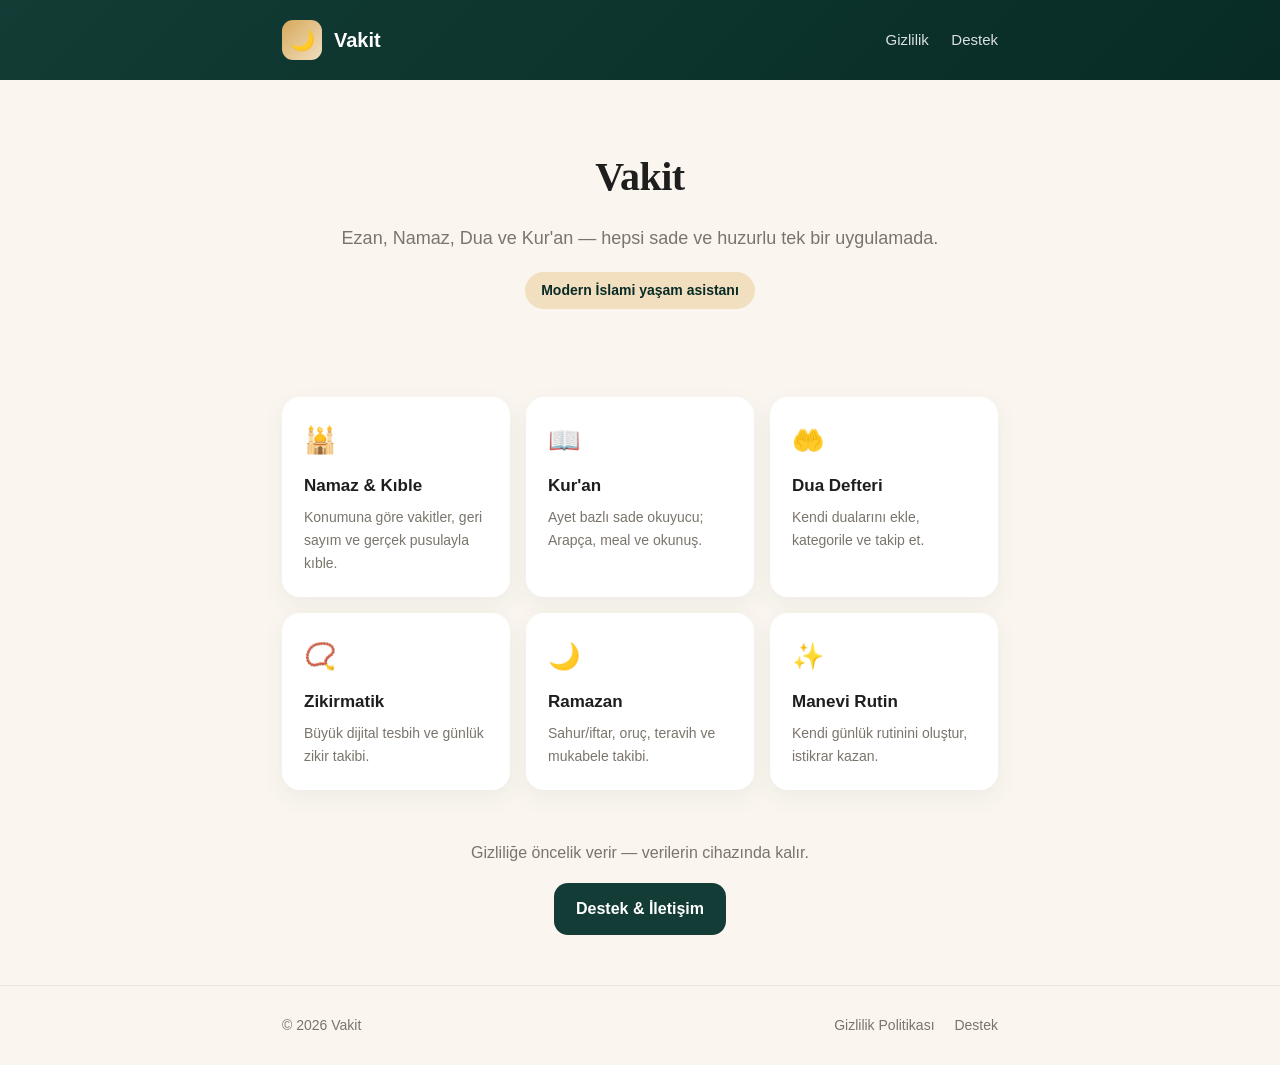
<file: index.html>
<!DOCTYPE html>
<html lang="tr">
<head>
<meta charset="UTF-8">
<meta name="viewport" content="width=device-width, initial-scale=1.0">
<title>Vakit — Ezan, Namaz, Dua ve Kur'an</title>
<meta name="description" content="Vakit; namaz vakitleri, kıble, Kur'an, dua defteri, zikirmatik ve Ramazan'ı sade ve huzurlu tek bir uygulamada birleştiren modern İslami yaşam asistanı.">
<link rel="stylesheet" href="style.css">
</head>
<body>
<header>
  <div class="wrap nav">
    <div class="brand"><span class="logo">🌙</span> Vakit</div>
    <nav>
      <a href="privacy.html">Gizlilik</a>
      <a href="support.html">Destek</a>
    </nav>
  </div>
</header>

<main class="wrap">
  <section class="hero">
    <h1>Vakit</h1>
    <p>Ezan, Namaz, Dua ve Kur'an — hepsi sade ve huzurlu tek bir uygulamada.</p>
    <span class="tag">Modern İslami yaşam asistanı</span>
  </section>

  <section class="features">
    <div class="feature"><div class="ic">🕌</div><h3>Namaz & Kıble</h3><p>Konumuna göre vakitler, geri sayım ve gerçek pusulayla kıble.</p></div>
    <div class="feature"><div class="ic">📖</div><h3>Kur'an</h3><p>Ayet bazlı sade okuyucu; Arapça, meal ve okunuş.</p></div>
    <div class="feature"><div class="ic">🤲</div><h3>Dua Defteri</h3><p>Kendi dualarını ekle, kategorile ve takip et.</p></div>
    <div class="feature"><div class="ic">📿</div><h3>Zikirmatik</h3><p>Büyük dijital tesbih ve günlük zikir takibi.</p></div>
    <div class="feature"><div class="ic">🌙</div><h3>Ramazan</h3><p>Sahur/iftar, oruç, teravih ve mukabele takibi.</p></div>
    <div class="feature"><div class="ic">✨</div><h3>Manevi Rutin</h3><p>Kendi günlük rutinini oluştur, istikrar kazan.</p></div>
  </section>

  <section style="text-align:center; padding: 10px 0 50px;">
    <p style="color:var(--muted); margin-bottom: 6px;">Gizliliğe öncelik verir — verilerin cihazında kalır.</p>
    <a class="btn" href="support.html">Destek & İletişim</a>
  </section>
</main>

<footer>
  <div class="wrap">
    <span>© 2026 Vakit</span>
    <span>
      <a href="privacy.html">Gizlilik Politikası</a>
      <a href="support.html">Destek</a>
    </span>
  </div>
</footer>
</body>
</html>
</file>
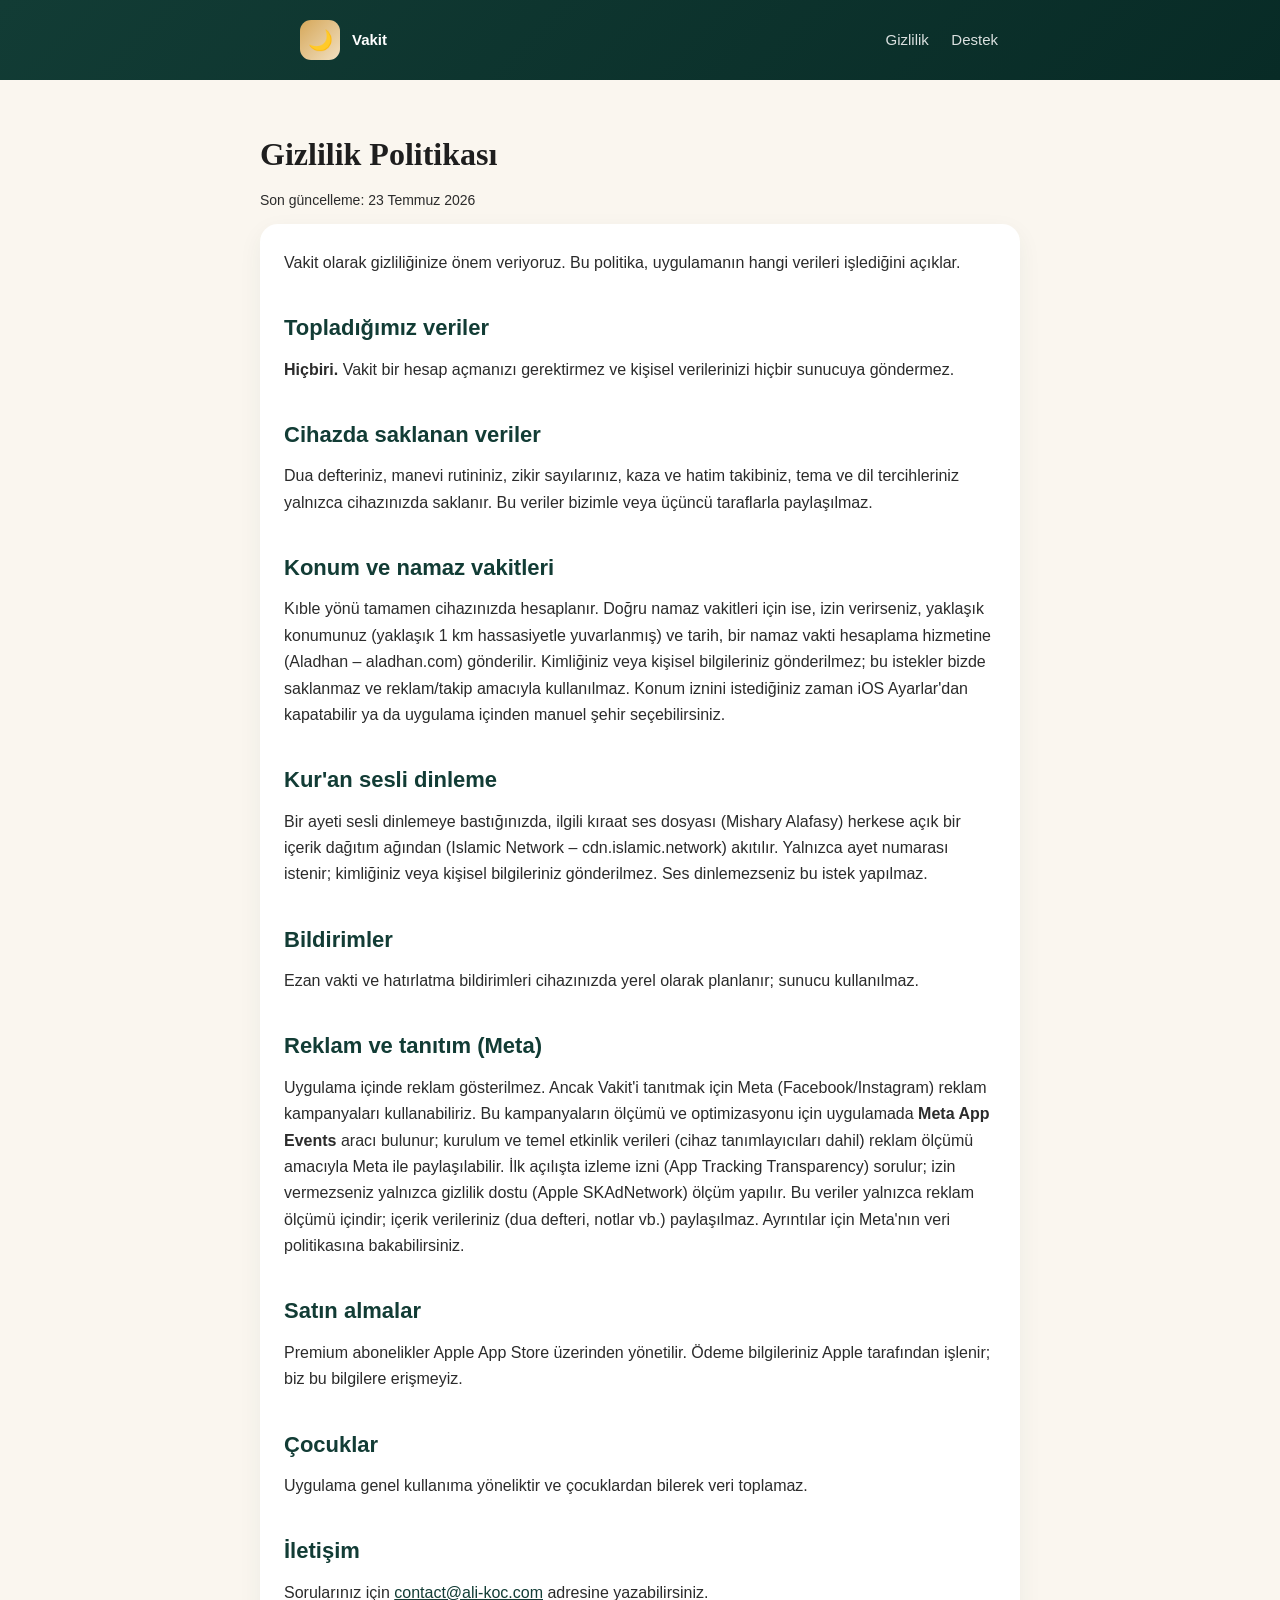
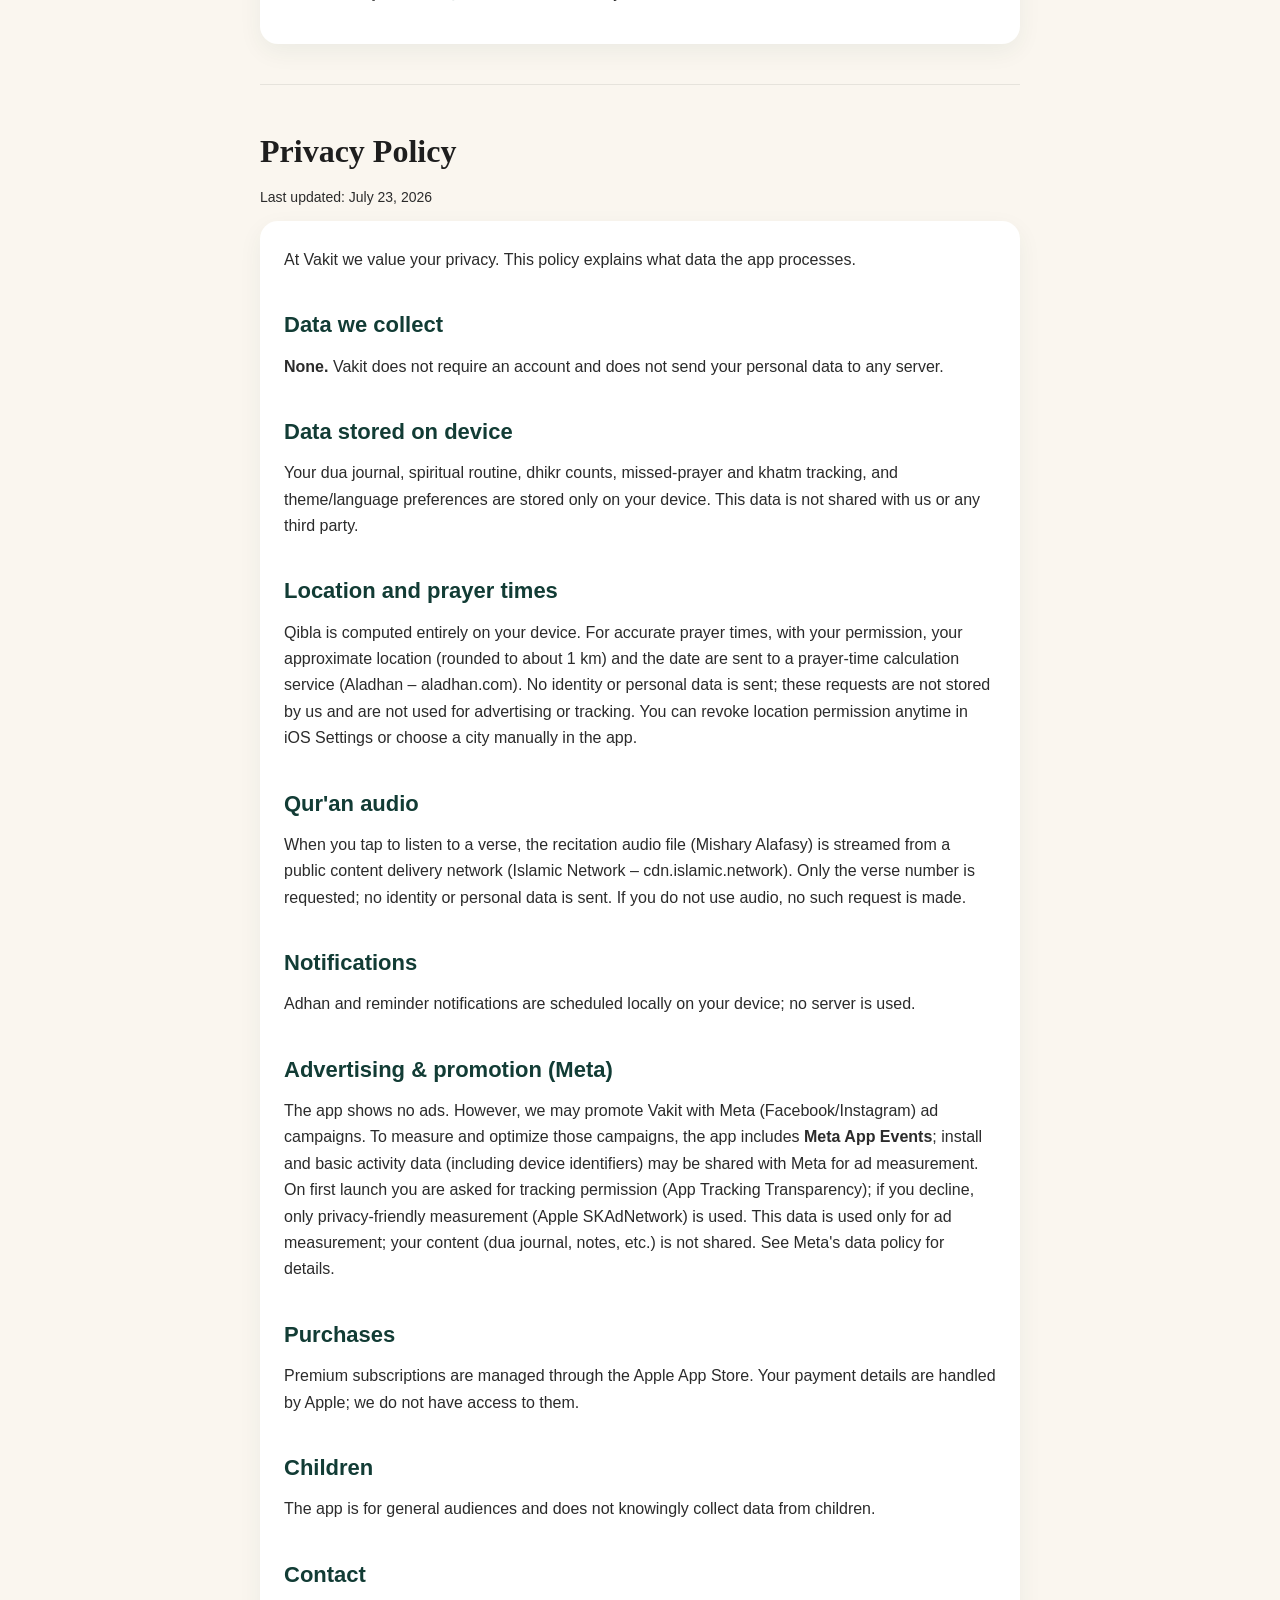
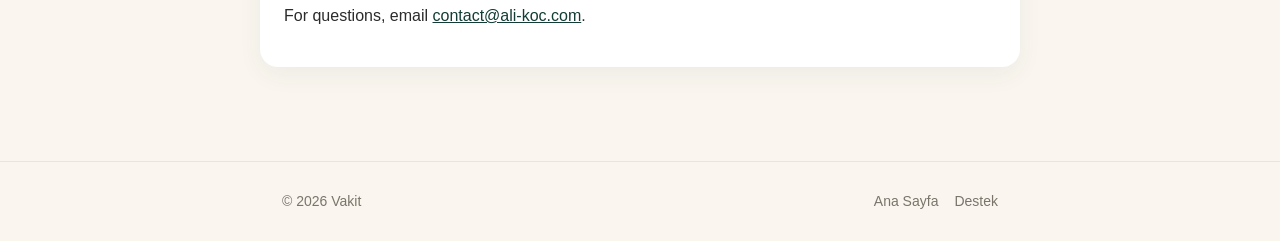
<file: privacy.html>
<!DOCTYPE html>
<html lang="tr">
<head>
<meta charset="UTF-8">
<meta name="viewport" content="width=device-width, initial-scale=1.0">
<title>Gizlilik Politikası — Vakit</title>
<meta name="description" content="Vakit uygulamasının gizlilik politikası. Veri toplamaz, takip etmez; her şey cihazında kalır.">
<link rel="stylesheet" href="style.css">
</head>
<body>
<header>
  <div class="wrap nav">
    <a class="brand" href="index.html" style="color:#fff;text-decoration:none;"><span class="logo">🌙</span> Vakit</a>
    <nav>
      <a href="privacy.html">Gizlilik</a>
      <a href="support.html">Destek</a>
    </nav>
  </div>
</header>

<main class="wrap content">
  <h1>Gizlilik Politikası</h1>
  <p class="updated">Son güncelleme: 23 Temmuz 2026</p>

  <div class="card">
    <p>Vakit olarak gizliliğinize önem veriyoruz. Bu politika, uygulamanın hangi verileri işlediğini açıklar.</p>

    <h2>Topladığımız veriler</h2>
    <p><strong>Hiçbiri.</strong> Vakit bir hesap açmanızı gerektirmez ve kişisel verilerinizi hiçbir sunucuya göndermez.</p>

    <h2>Cihazda saklanan veriler</h2>
    <p>Dua defteriniz, manevi rutininiz, zikir sayılarınız, kaza ve hatim takibiniz, tema ve dil tercihleriniz yalnızca cihazınızda saklanır. Bu veriler bizimle veya üçüncü taraflarla paylaşılmaz.</p>

    <h2>Konum ve namaz vakitleri</h2>
    <p>Kıble yönü tamamen cihazınızda hesaplanır. Doğru namaz vakitleri için ise, izin verirseniz, yaklaşık konumunuz (yaklaşık 1 km hassasiyetle yuvarlanmış) ve tarih, bir namaz vakti hesaplama hizmetine (Aladhan – aladhan.com) gönderilir. Kimliğiniz veya kişisel bilgileriniz gönderilmez; bu istekler bizde saklanmaz ve reklam/takip amacıyla kullanılmaz. Konum iznini istediğiniz zaman iOS Ayarlar'dan kapatabilir ya da uygulama içinden manuel şehir seçebilirsiniz.</p>

    <h2>Kur'an sesli dinleme</h2>
    <p>Bir ayeti sesli dinlemeye bastığınızda, ilgili kıraat ses dosyası (Mishary Alafasy) herkese açık bir içerik dağıtım ağından (Islamic Network – cdn.islamic.network) akıtılır. Yalnızca ayet numarası istenir; kimliğiniz veya kişisel bilgileriniz gönderilmez. Ses dinlemezseniz bu istek yapılmaz.</p>

    <h2>Bildirimler</h2>
    <p>Ezan vakti ve hatırlatma bildirimleri cihazınızda yerel olarak planlanır; sunucu kullanılmaz.</p>

    <h2>Reklam ve tanıtım (Meta)</h2>
    <p>Uygulama içinde reklam gösterilmez. Ancak Vakit'i tanıtmak için Meta (Facebook/Instagram) reklam kampanyaları kullanabiliriz. Bu kampanyaların ölçümü ve optimizasyonu için uygulamada <strong>Meta App Events</strong> aracı bulunur; kurulum ve temel etkinlik verileri (cihaz tanımlayıcıları dahil) reklam ölçümü amacıyla Meta ile paylaşılabilir. İlk açılışta izleme izni (App Tracking Transparency) sorulur; izin vermezseniz yalnızca gizlilik dostu (Apple SKAdNetwork) ölçüm yapılır. Bu veriler yalnızca reklam ölçümü içindir; içerik verileriniz (dua defteri, notlar vb.) paylaşılmaz. Ayrıntılar için Meta'nın veri politikasına bakabilirsiniz.</p>

    <h2>Satın almalar</h2>
    <p>Premium abonelikler Apple App Store üzerinden yönetilir. Ödeme bilgileriniz Apple tarafından işlenir; biz bu bilgilere erişmeyiz.</p>

    <h2>Çocuklar</h2>
    <p>Uygulama genel kullanıma yöneliktir ve çocuklardan bilerek veri toplamaz.</p>

    <h2>İletişim</h2>
    <p>Sorularınız için <a href="mailto:contact@ali-koc.com">contact@ali-koc.com</a> adresine yazabilirsiniz.</p>
  </div>

  <hr class="lang-divider">

  <h1>Privacy Policy</h1>
  <p class="updated">Last updated: July 23, 2026</p>

  <div class="card">
    <p>At Vakit we value your privacy. This policy explains what data the app processes.</p>

    <h2>Data we collect</h2>
    <p><strong>None.</strong> Vakit does not require an account and does not send your personal data to any server.</p>

    <h2>Data stored on device</h2>
    <p>Your dua journal, spiritual routine, dhikr counts, missed-prayer and khatm tracking, and theme/language preferences are stored only on your device. This data is not shared with us or any third party.</p>

    <h2>Location and prayer times</h2>
    <p>Qibla is computed entirely on your device. For accurate prayer times, with your permission, your approximate location (rounded to about 1 km) and the date are sent to a prayer-time calculation service (Aladhan – aladhan.com). No identity or personal data is sent; these requests are not stored by us and are not used for advertising or tracking. You can revoke location permission anytime in iOS Settings or choose a city manually in the app.</p>

    <h2>Qur'an audio</h2>
    <p>When you tap to listen to a verse, the recitation audio file (Mishary Alafasy) is streamed from a public content delivery network (Islamic Network – cdn.islamic.network). Only the verse number is requested; no identity or personal data is sent. If you do not use audio, no such request is made.</p>

    <h2>Notifications</h2>
    <p>Adhan and reminder notifications are scheduled locally on your device; no server is used.</p>

    <h2>Advertising &amp; promotion (Meta)</h2>
    <p>The app shows no ads. However, we may promote Vakit with Meta (Facebook/Instagram) ad campaigns. To measure and optimize those campaigns, the app includes <strong>Meta App Events</strong>; install and basic activity data (including device identifiers) may be shared with Meta for ad measurement. On first launch you are asked for tracking permission (App Tracking Transparency); if you decline, only privacy-friendly measurement (Apple SKAdNetwork) is used. This data is used only for ad measurement; your content (dua journal, notes, etc.) is not shared. See Meta's data policy for details.</p>

    <h2>Purchases</h2>
    <p>Premium subscriptions are managed through the Apple App Store. Your payment details are handled by Apple; we do not have access to them.</p>

    <h2>Children</h2>
    <p>The app is for general audiences and does not knowingly collect data from children.</p>

    <h2>Contact</h2>
    <p>For questions, email <a href="mailto:contact@ali-koc.com">contact@ali-koc.com</a>.</p>
  </div>
</main>

<footer>
  <div class="wrap">
    <span>© 2026 Vakit</span>
    <span><a href="index.html">Ana Sayfa</a><a href="support.html">Destek</a></span>
  </div>
</footer>
</body>
</html>
</file>
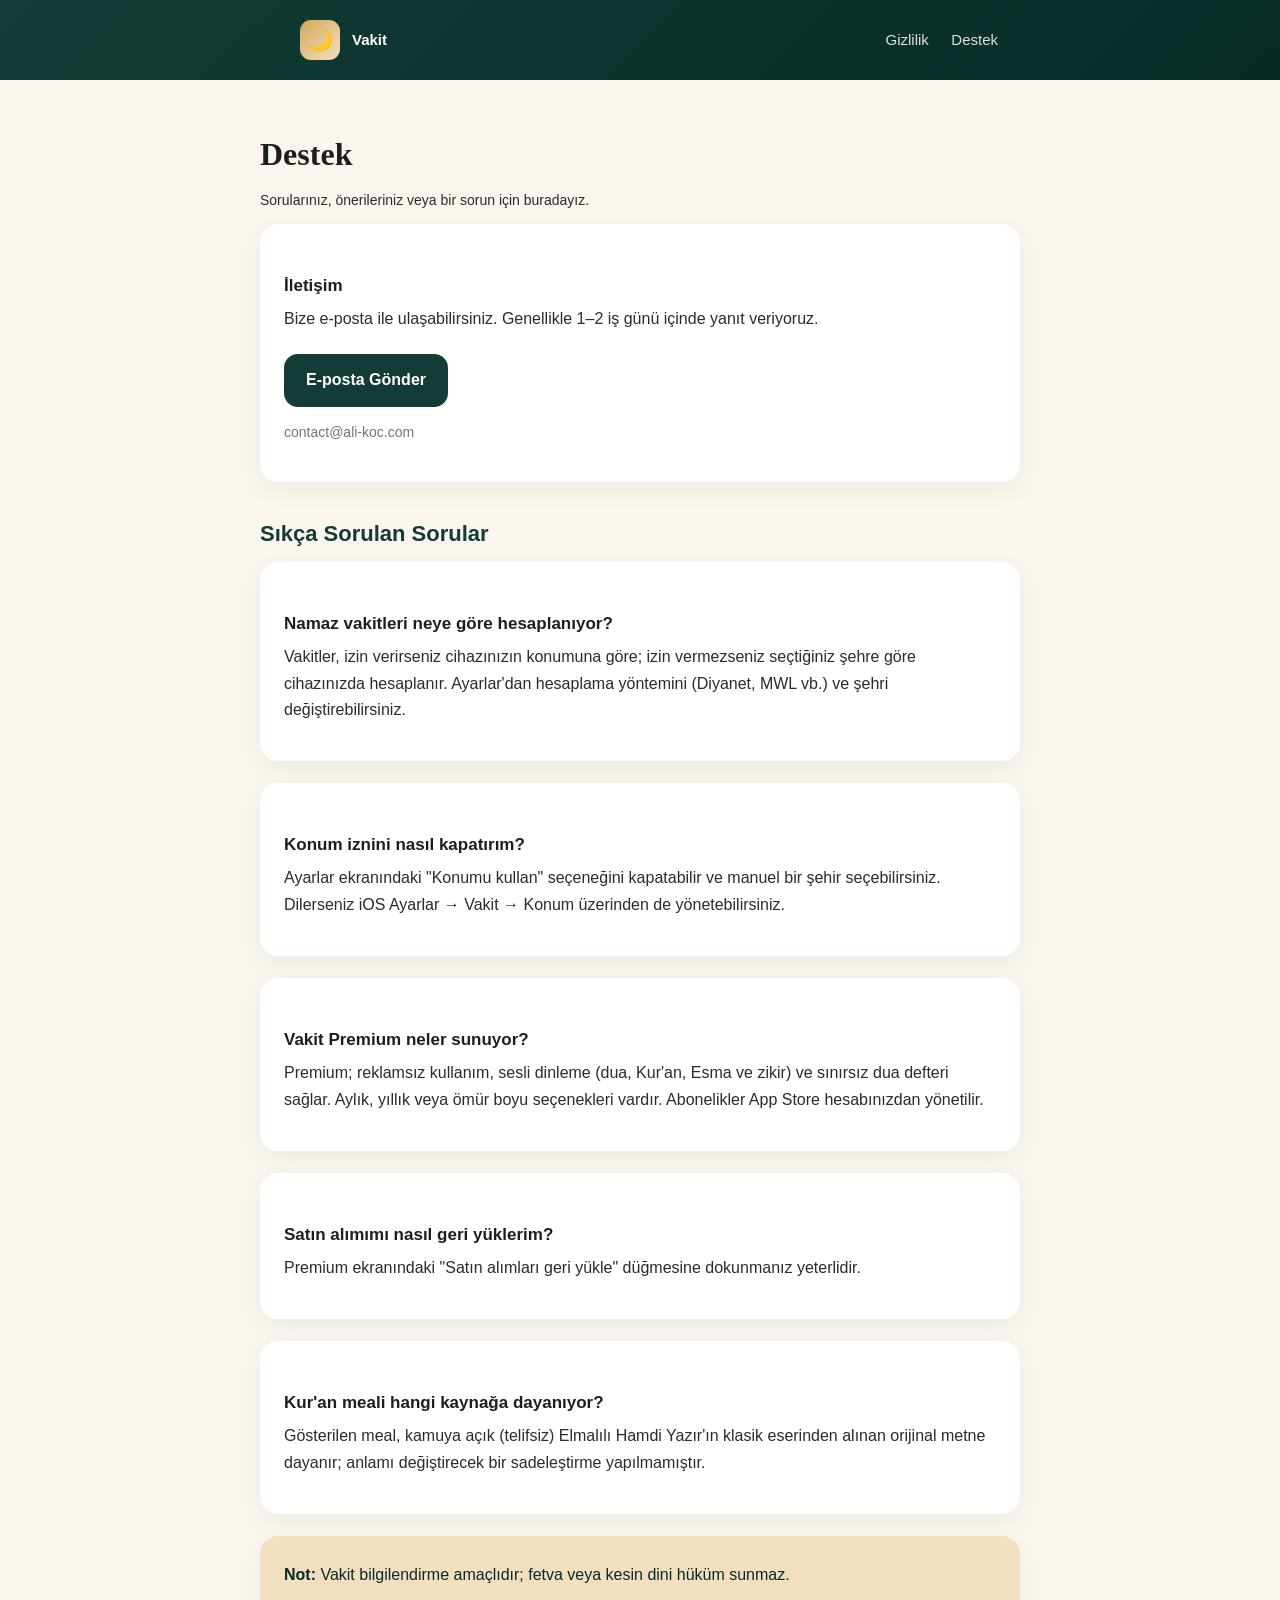
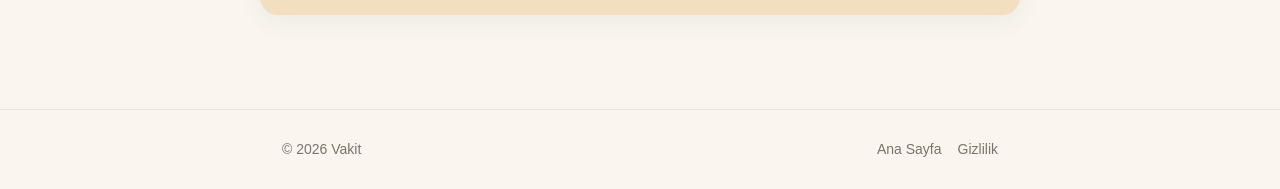
<file: support.html>
<!DOCTYPE html>
<html lang="tr">
<head>
<meta charset="UTF-8">
<meta name="viewport" content="width=device-width, initial-scale=1.0">
<title>Destek — Vakit</title>
<meta name="description" content="Vakit uygulaması destek ve sıkça sorulan sorular.">
<link rel="stylesheet" href="style.css">
</head>
<body>
<header>
  <div class="wrap nav">
    <a class="brand" href="index.html" style="color:#fff;text-decoration:none;"><span class="logo">🌙</span> Vakit</a>
    <nav>
      <a href="privacy.html">Gizlilik</a>
      <a href="support.html">Destek</a>
    </nav>
  </div>
</header>

<main class="wrap content">
  <h1>Destek</h1>
  <p class="updated">Sorularınız, önerileriniz veya bir sorun için buradayız.</p>

  <div class="card">
    <h3>İletişim</h3>
    <p>Bize e-posta ile ulaşabilirsiniz. Genellikle 1–2 iş günü içinde yanıt veriyoruz.</p>
    <a class="btn" href="mailto:contact@ali-koc.com?subject=Vakit%20Destek">E-posta Gönder</a>
    <p style="margin-top:14px;color:var(--muted);font-size:14px;">contact@ali-koc.com</p>
  </div>

  <h2>Sıkça Sorulan Sorular</h2>

  <div class="card">
    <h3>Namaz vakitleri neye göre hesaplanıyor?</h3>
    <p>Vakitler, izin verirseniz cihazınızın konumuna göre; izin vermezseniz seçtiğiniz şehre göre cihazınızda hesaplanır. Ayarlar'dan hesaplama yöntemini (Diyanet, MWL vb.) ve şehri değiştirebilirsiniz.</p>
  </div>

  <div class="card">
    <h3>Konum iznini nasıl kapatırım?</h3>
    <p>Ayarlar ekranındaki "Konumu kullan" seçeneğini kapatabilir ve manuel bir şehir seçebilirsiniz. Dilerseniz iOS Ayarlar → Vakit → Konum üzerinden de yönetebilirsiniz.</p>
  </div>

  <div class="card">
    <h3>Vakit Premium neler sunuyor?</h3>
    <p>Premium; reklamsız kullanım, sesli dinleme (dua, Kur'an, Esma ve zikir) ve sınırsız dua defteri sağlar. Aylık, yıllık veya ömür boyu seçenekleri vardır. Abonelikler App Store hesabınızdan yönetilir.</p>
  </div>

  <div class="card">
    <h3>Satın alımımı nasıl geri yüklerim?</h3>
    <p>Premium ekranındaki "Satın alımları geri yükle" düğmesine dokunmanız yeterlidir.</p>
  </div>

  <div class="card">
    <h3>Kur'an meali hangi kaynağa dayanıyor?</h3>
    <p>Gösterilen meal, kamuya açık (telifsiz) Elmalılı Hamdi Yazır'ın klasik eserinden alınan orijinal metne dayanır; anlamı değiştirecek bir sadeleştirme yapılmamıştır.</p>
  </div>

  <div class="card" style="background:var(--soft-gold);">
    <p style="margin:0;color:var(--primary-dark);"><strong>Not:</strong> Vakit bilgilendirme amaçlıdır; fetva veya kesin dini hüküm sunmaz.</p>
  </div>
</main>

<footer>
  <div class="wrap">
    <span>© 2026 Vakit</span>
    <span><a href="index.html">Ana Sayfa</a><a href="privacy.html">Gizlilik</a></span>
  </div>
</footer>
</body>
</html>
</file>
<file: style.css>
:root {
  --bg: #FAF6EF;
  --card: #FFFFFF;
  --primary: #123C35;
  --primary-dark: #082B26;
  --gold: #D6A85A;
  --soft-gold: #F1DFC0;
  --text: #1E1E1E;
  --muted: #7A746B;
}
* { box-sizing: border-box; margin: 0; padding: 0; }
html { scroll-behavior: smooth; }
body {
  font-family: -apple-system, BlinkMacSystemFont, "Segoe UI", Roboto, Helvetica, Arial, sans-serif;
  background: var(--bg);
  color: var(--text);
  line-height: 1.65;
  -webkit-font-smoothing: antialiased;
}
a { color: var(--primary); }
.wrap { max-width: 760px; margin: 0 auto; padding: 0 22px; }

/* Header / nav */
header {
  background: linear-gradient(135deg, var(--primary), var(--primary-dark));
  color: #fff;
  padding: 20px 0;
}
.nav { display: flex; align-items: center; justify-content: space-between; }
.brand { display: flex; align-items: center; gap: 12px; font-weight: 700; font-size: 20px; }
.brand .logo {
  width: 40px; height: 40px; border-radius: 11px;
  background: linear-gradient(135deg, var(--gold), var(--soft-gold));
  display: grid; place-items: center; font-size: 20px;
}
.nav a { color: rgba(255,255,255,.85); text-decoration: none; margin-left: 18px; font-size: 15px; }
.nav a:hover { color: #fff; }

/* Hero */
.hero { padding: 64px 0 48px; text-align: center; }
.hero h1 { font-size: 40px; font-family: Georgia, "Times New Roman", serif; letter-spacing: -.5px; }
.hero p { color: var(--muted); font-size: 18px; margin-top: 14px; }
.hero .tag {
  display: inline-block; margin-top: 18px; padding: 7px 16px; border-radius: 999px;
  background: var(--soft-gold); color: var(--primary-dark); font-weight: 600; font-size: 14px;
}

/* Feature grid */
.features { display: grid; grid-template-columns: repeat(auto-fit, minmax(220px,1fr)); gap: 16px; margin: 40px 0; }
.feature {
  background: var(--card); border-radius: 18px; padding: 22px;
  box-shadow: 0 8px 24px rgba(18,60,53,.06);
}
.feature h3 { font-size: 17px; margin-bottom: 6px; }
.feature p { color: var(--muted); font-size: 14px; }
.feature .ic { font-size: 26px; margin-bottom: 10px; }

/* Content pages */
.content { padding: 48px 0 72px; }
.content h1 { font-size: 32px; font-family: Georgia, serif; margin-bottom: 8px; }
.content h2 { font-size: 22px; margin: 34px 0 10px; color: var(--primary); }
.content h3 { font-size: 17px; margin: 22px 0 6px; }
.content p, .content li { color: #2b2b2b; margin-bottom: 12px; }
.content ul { padding-left: 22px; }
.updated { color: var(--muted); font-size: 14px; margin-bottom: 26px; }
.card {
  background: var(--card); border-radius: 18px; padding: 26px 24px;
  box-shadow: 0 8px 24px rgba(18,60,53,.06); margin-bottom: 22px;
}
.btn {
  display: inline-block; background: var(--primary); color:#fff; text-decoration: none;
  padding: 13px 22px; border-radius: 14px; font-weight: 600; margin-top: 10px;
}
.lang-divider { border: none; border-top: 1px solid rgba(0,0,0,.08); margin: 40px 0; }

/* Footer */
footer { border-top: 1px solid rgba(0,0,0,.07); padding: 28px 0; color: var(--muted); font-size: 14px; }
footer .wrap { display: flex; justify-content: space-between; flex-wrap: wrap; gap: 10px; }
footer a { color: var(--muted); text-decoration: none; margin-left: 16px; }
</file>
